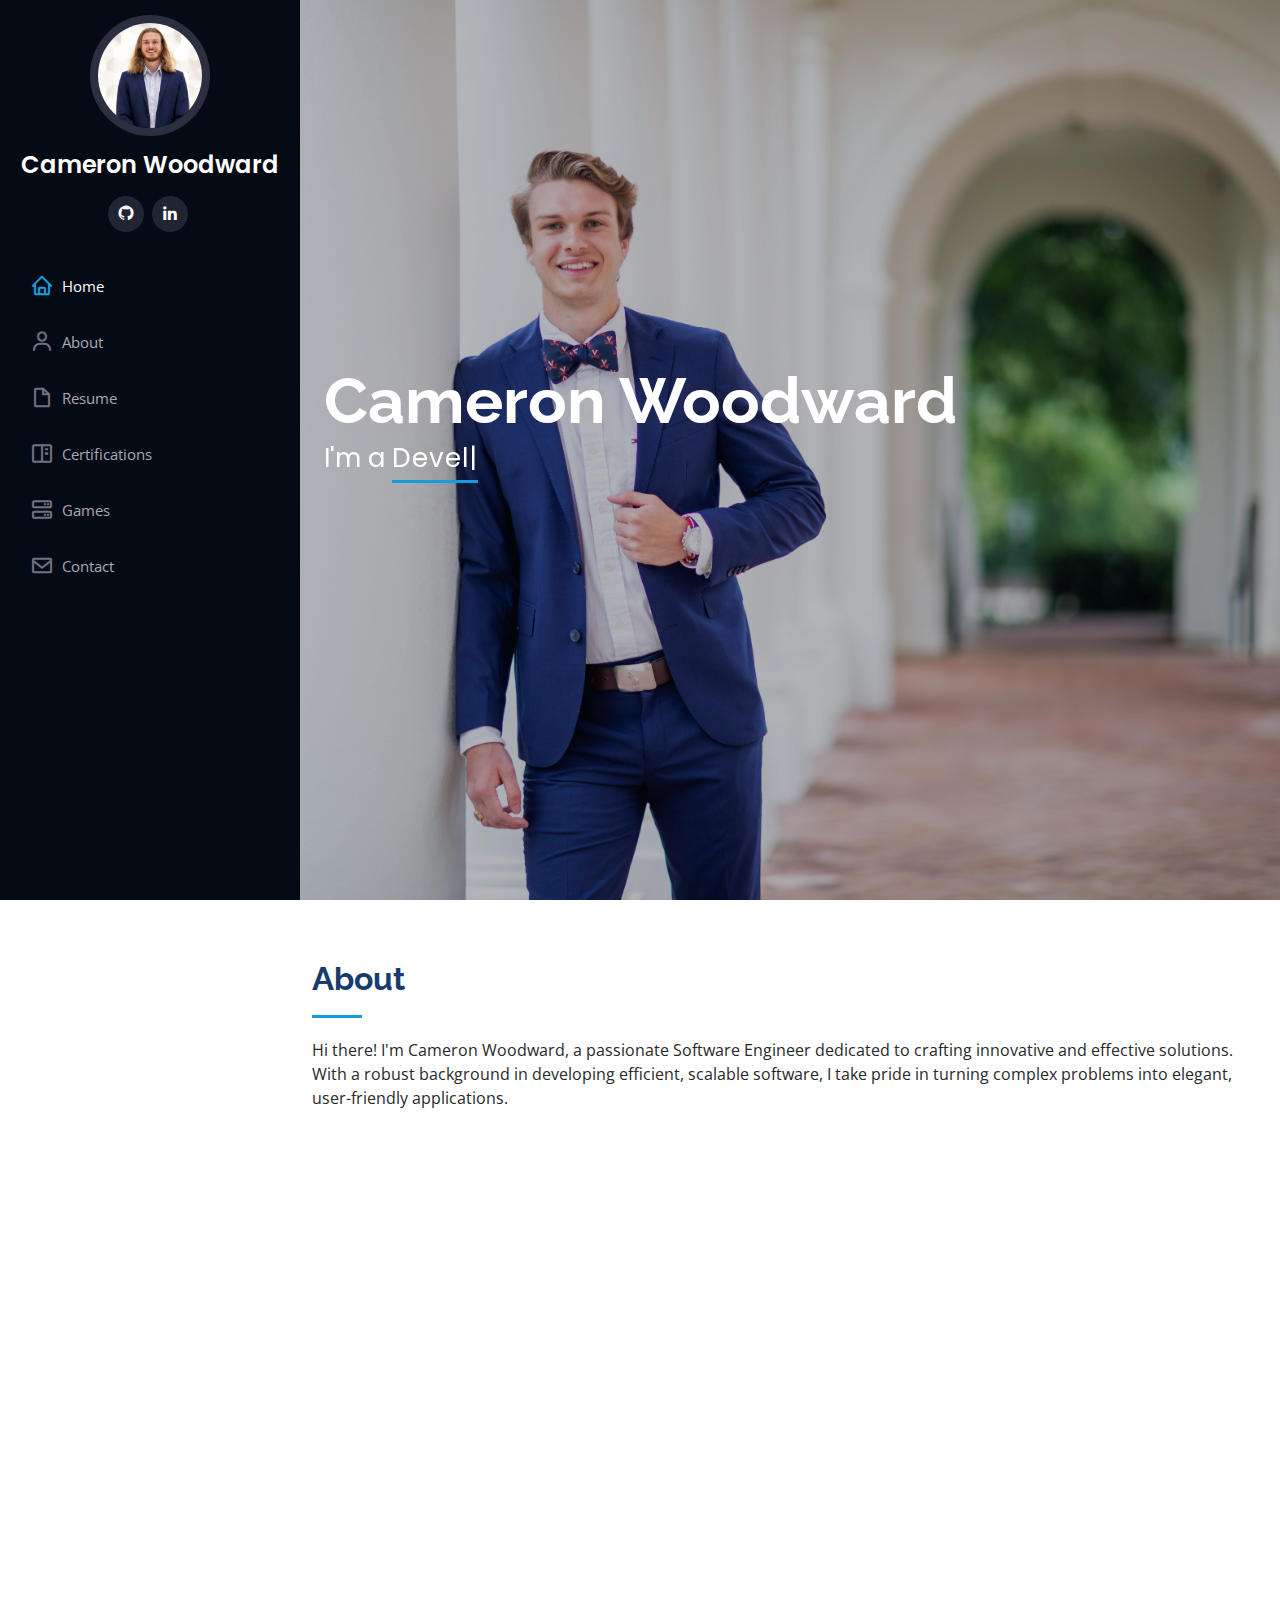
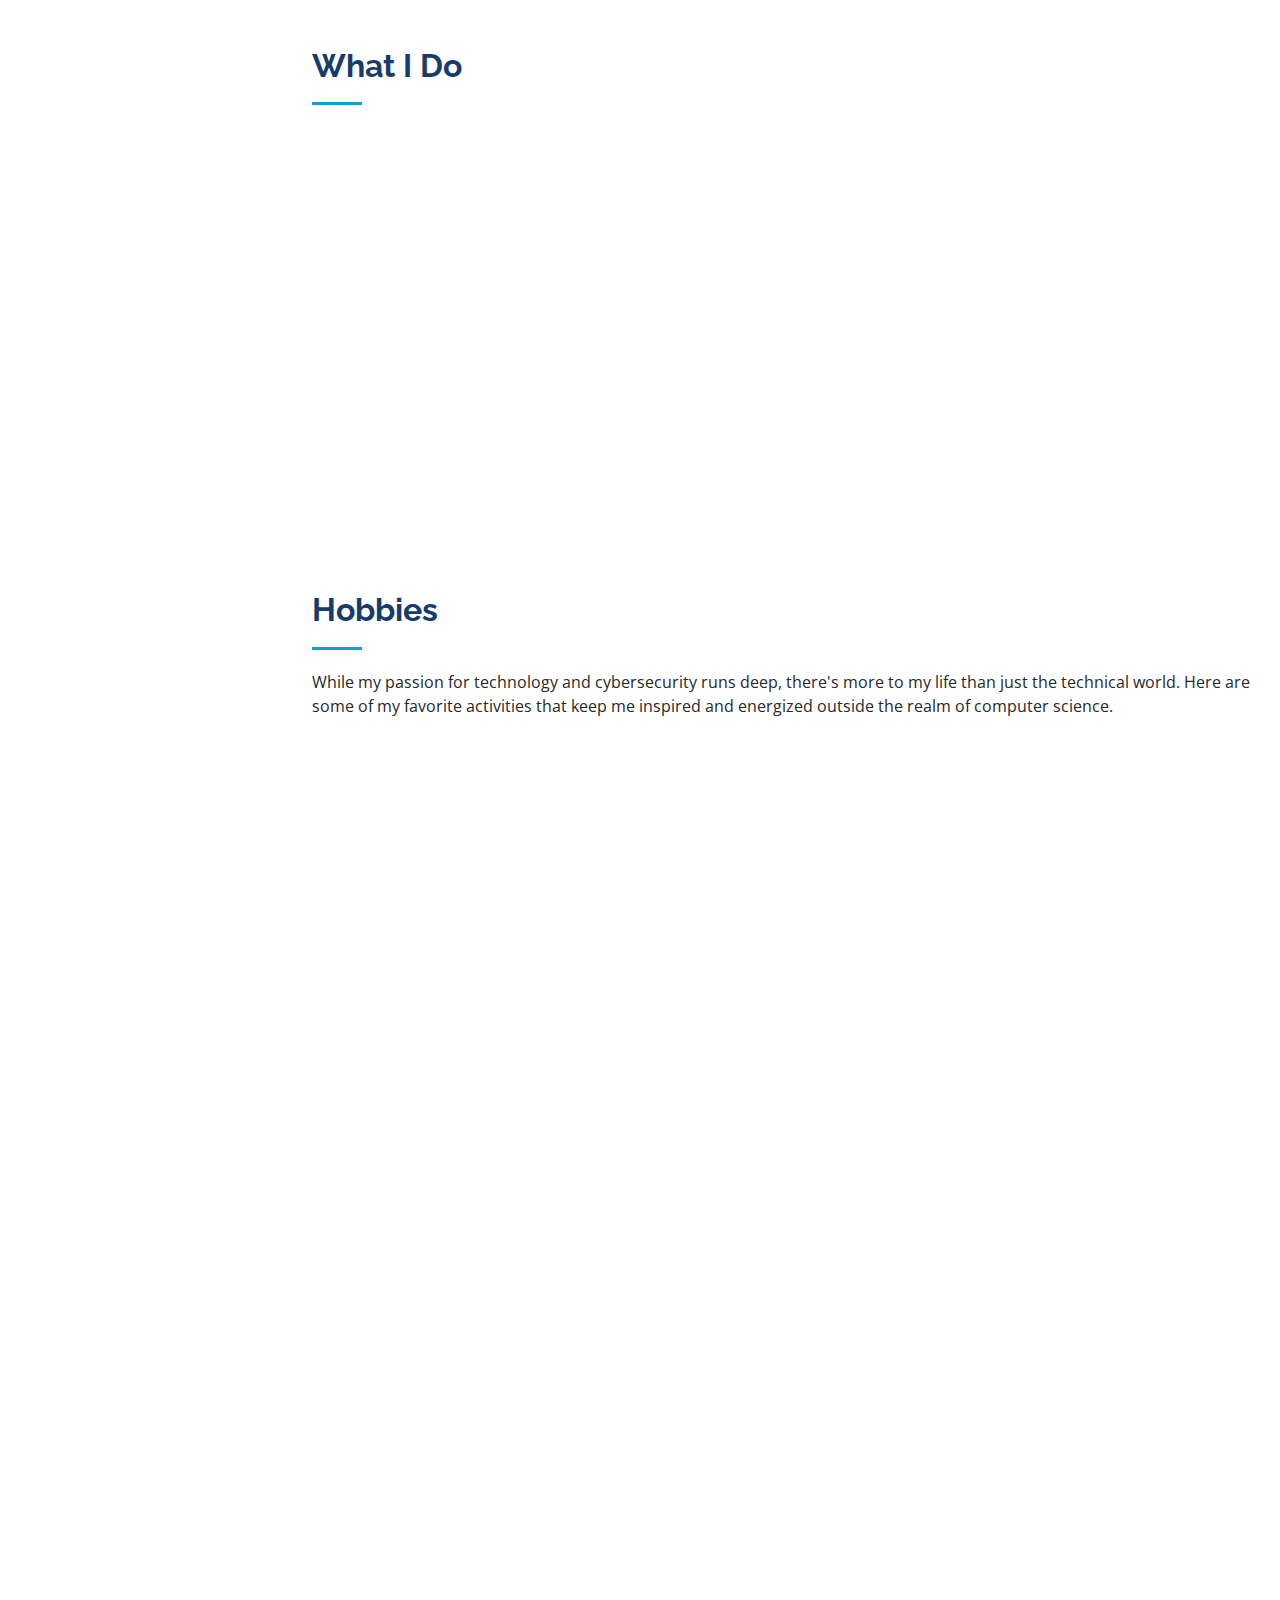
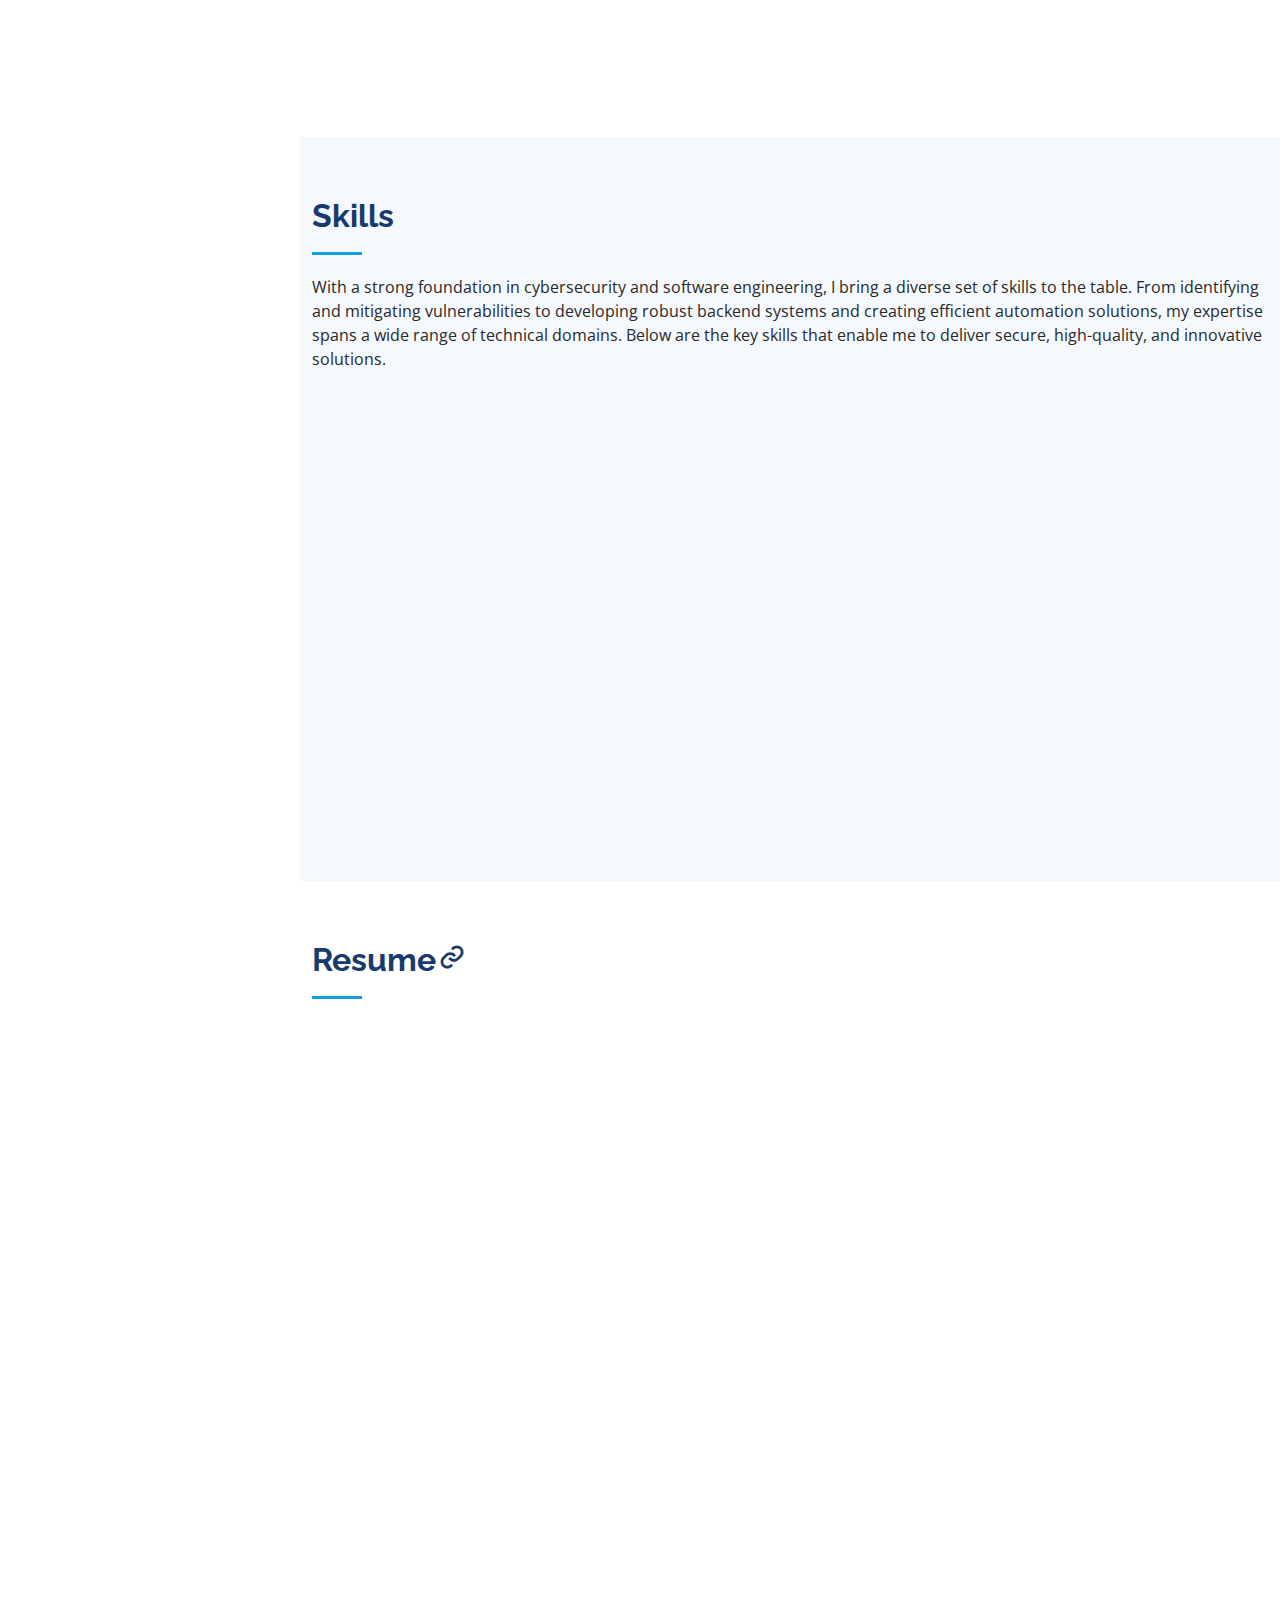
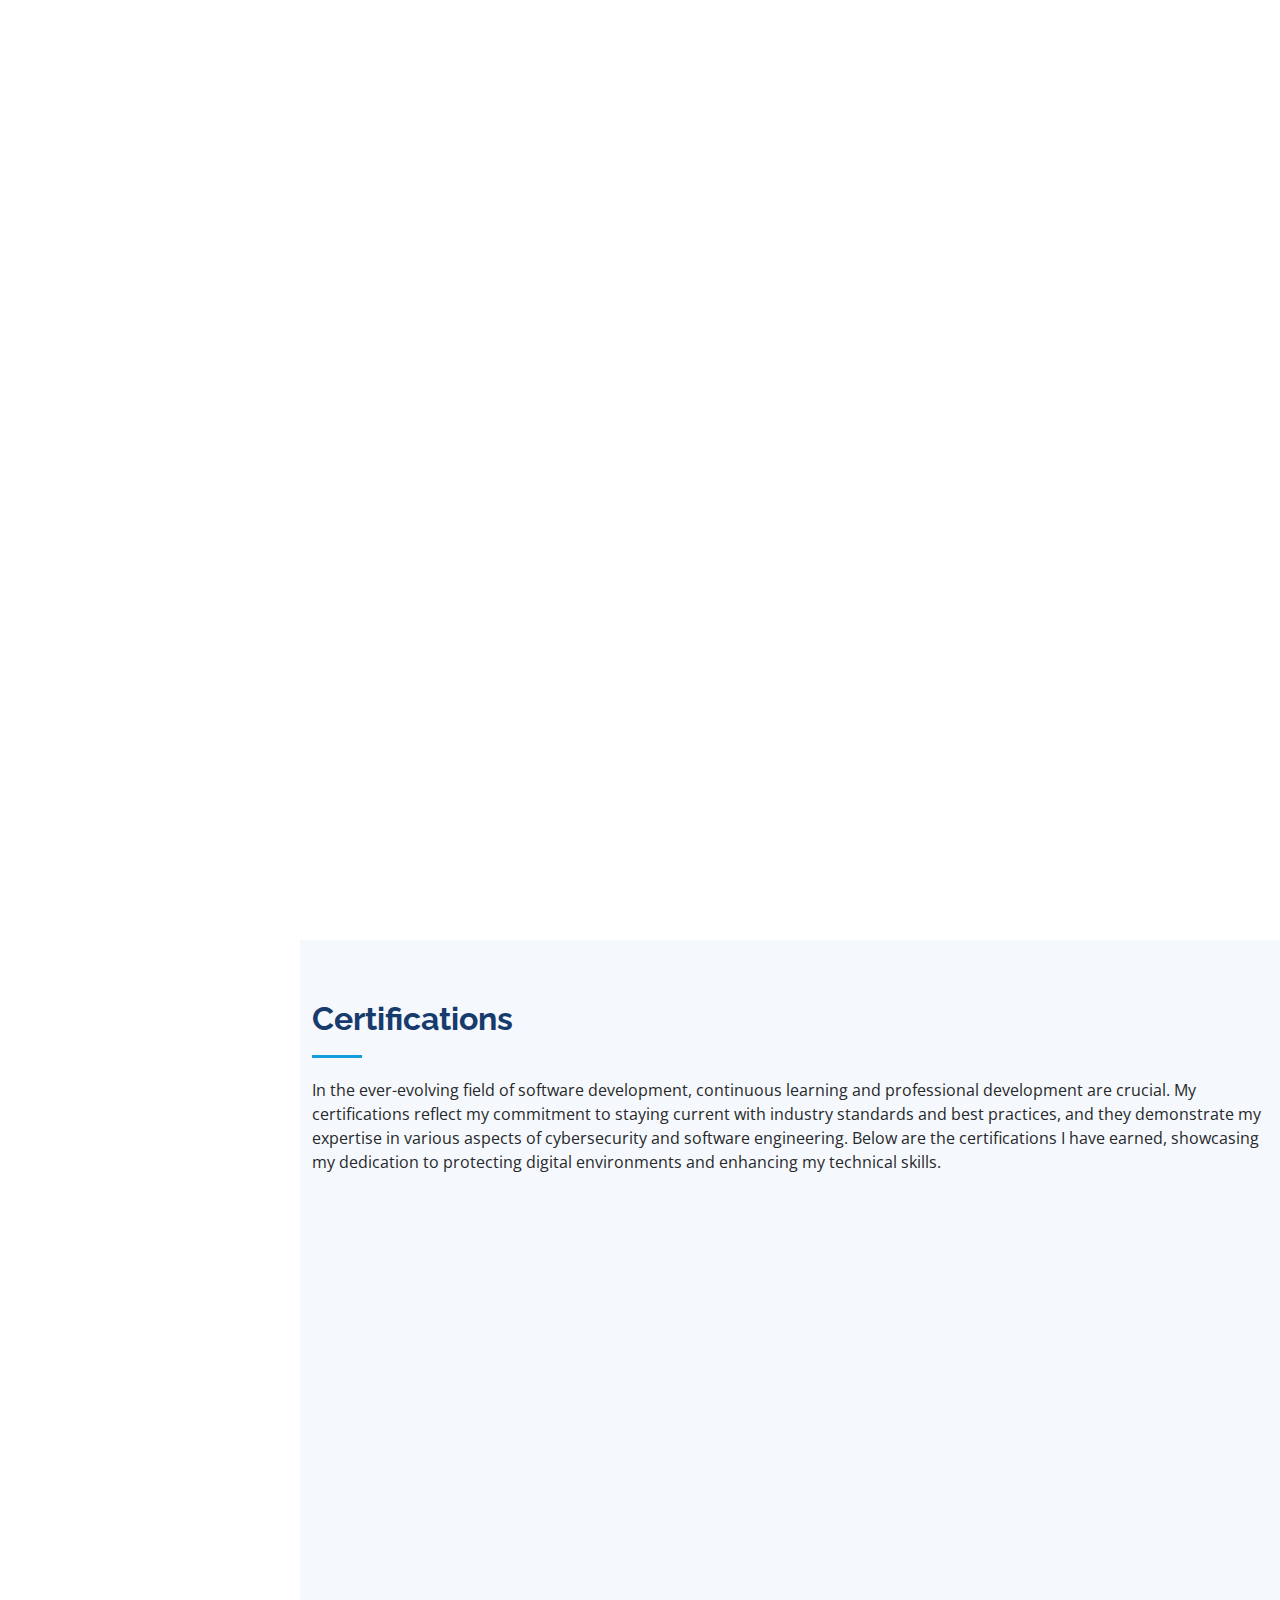
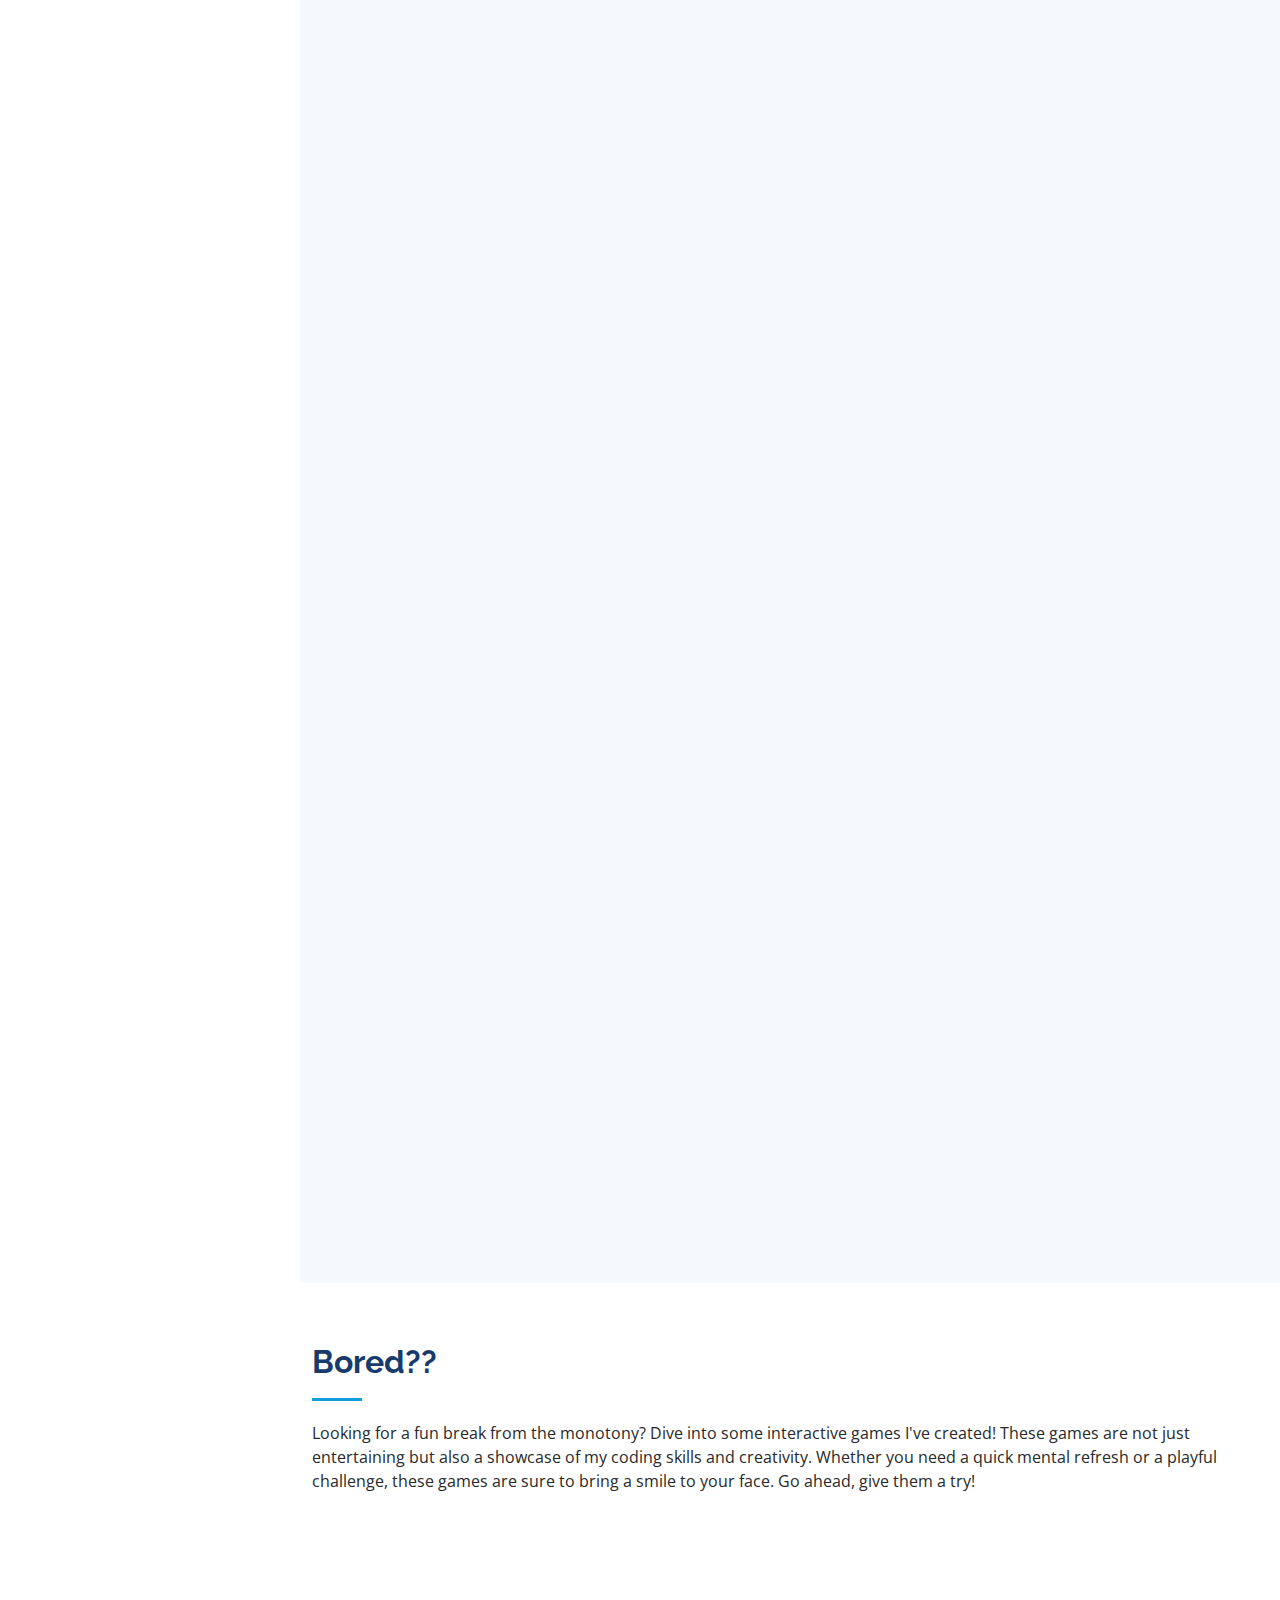
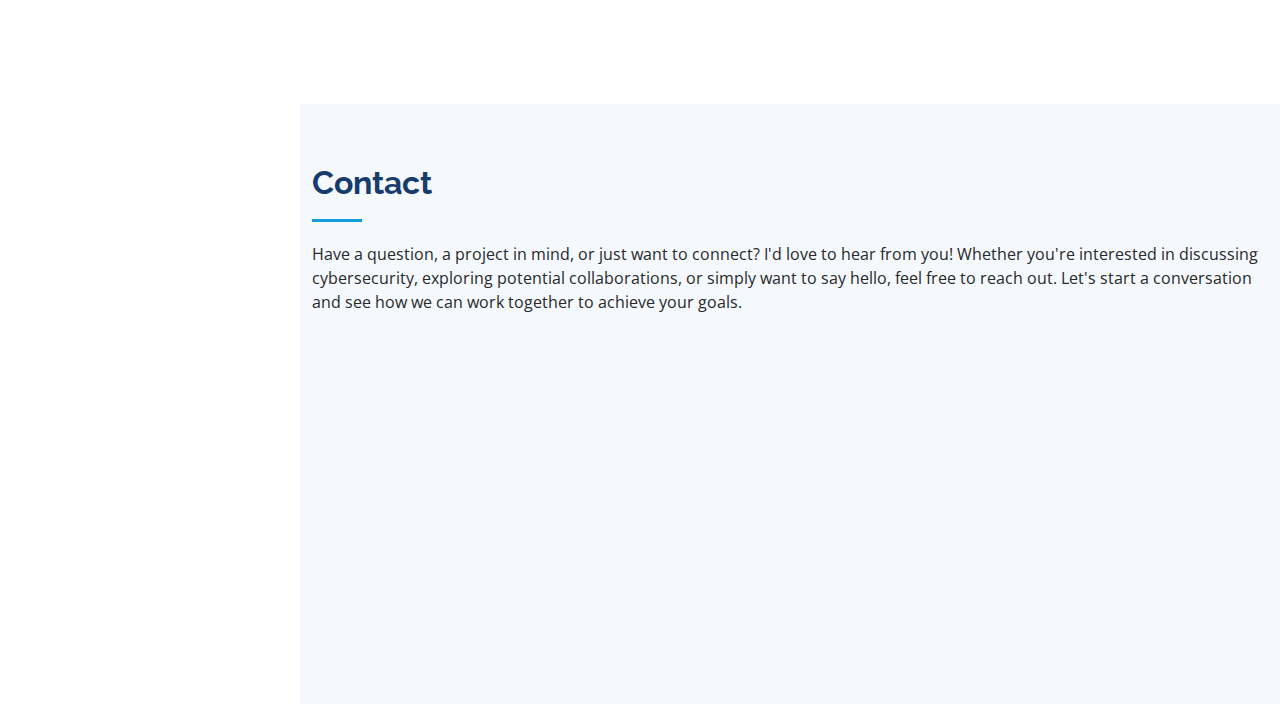
<file: index.html>
<!DOCTYPE html>
<html lang="en">

<head>
  <meta charset="utf-8">
  <meta content="width=device-width, initial-scale=1.0" name="viewport">

  <title>Cameron Woodward Portfolio</title>
  <meta content="" name="description">
  <meta content="" name="keywords">

  <!-- Favicons -->
  <link href="assets/img/favicon.jpg" rel="icon">
  <link href="assets/img/apple-touch-icon.png" rel="apple-touch-icon">

  <!-- Google Fonts -->
  <link
    href="https://fonts.googleapis.com/css?family=Open+Sans:300,300i,400,400i,600,600i,700,700i|Raleway:300,300i,400,400i,500,500i,600,600i,700,700i|Poppins:300,300i,400,400i,500,500i,600,600i,700,700i"
    rel="stylesheet">
  <link rel="stylesheet" href="https://cdnjs.cloudflare.com/ajax/libs/font-awesome/6.0.0-beta3/css/all.min.css">
  <!-- Vendor CSS Files -->
  <link href="assets/vendor/aos/aos.css" rel="stylesheet">
  <link href="assets/vendor/bootstrap/css/bootstrap.min.css" rel="stylesheet">
  <link href="assets/vendor/bootstrap-icons/bootstrap-icons.css" rel="stylesheet">
  <link href="assets/vendor/boxicons/css/boxicons.min.css" rel="stylesheet">
  <link href="assets/vendor/glightbox/css/glightbox.min.css" rel="stylesheet">
  <link href="assets/vendor/swiper/swiper-bundle.min.css" rel="stylesheet">

  <!-- Template Main CSS File -->
  <link href="assets/css/style.css" rel="stylesheet">

</head>

<body onload="getAge('1999-06-08')">

  <!-- ======= Mobile nav toggle button ======= -->
  <i class="bi bi-list mobile-nav-toggle d-xl-none"></i>

  <!-- ======= Header ======= -->
  <header id="header">
    <div class="d-flex flex-column">

      <div class="profile">
        <img src="assets/img/edit2.jpg" alt="" class="img-fluid rounded-circle">
        <h1 class="text-light"><a href="index.html">Cameron Woodward</a></h1>
        <div class="social-links mt-3 text-center">
          <a href="https://github.com/cnw2bx" class="github"><i class="bx bxl-github"></i></a>
          <a href="https://www.linkedin.com/in/woodwardcn/" class="linkedin"><i class="bx bxl-linkedin"></i></a>
        </div>
      </div>

      <nav id="navbar" class="nav-menu navbar">
        <ul>
          <li><a href="#hero" class="nav-link scrollto active"><i class="bx bx-home"></i> <span>Home</span></a></li>
          <li><a href="#about" class="nav-link scrollto"><i class="bx bx-user"></i> <span>About</span></a></li>
          <li><a href="#resume" class="nav-link scrollto"><i class="bx bx-file-blank"></i> <span>Resume</span></a></li>
          <li><a href="#portfolio" class="nav-link scrollto"><i class="bx bx-book-content"></i>
              <span>Certifications</span></a></li>
          <li><a href="#services" class="nav-link scrollto"><i class="bx bx-server"></i> <span>Games</span></a></li>
          <li><a href="#contact" class="nav-link scrollto"><i class="bx bx-envelope"></i> <span>Contact</span></a></li>
        </ul>
      </nav><!-- .nav-menu -->
    </div>
  </header><!-- End Header -->

  <!-- ======= Hero Section ======= -->
  <section id="hero" class="d-flex flex-column justify-content-center align-items-center">
    <div class="hero-container" data-aos="fade-in">
      <h1>Cameron Woodward</h1>
      <p>I'm a <span class="typed" data-typed-items="Developer, Freelancer, Security Specialist"></span></p>
    </div>
  </section><!-- End Hero -->

  <main id="main">

    <!-- ======= About Section ======= -->
    <section id="about" class="about">
      <div class="container">

        <div class="section-title">
          <h2>About</h2>
          <p> Hi there! I'm Cameron Woodward, a passionate Software Engineer dedicated to crafting innovative and
            effective solutions. With a robust background in developing efficient, scalable software, I take pride in
            turning complex problems into elegant, user-friendly applications.
          </p>
        </div>

        <div class="row">
          <div class="col-lg-4" data-aos="fade-right">
            <img src="assets/img/edit2.jpg" class="img-fluid" alt="">
          </div>

          <div class="col-lg-8 pt-4 pt-lg-0 content" data-aos="fade-left">
            <h3>My Journey</h3>
            <p>My journey into the world of technology began at the University of Virginia, where I earned my degree in
              Computer Science. It was here that I developed a deep interest in cybersecurity, driven by a desire to
              understand and mitigate the risks faced by modern digital infrastructures. Over the years, I've built a
              career focused on safeguarding systems and data, combining my technical skills with a proactive approach
              to
              security.</p>

            <h3>Software Developer &amp; Security Specialist.</h3>
            <p class="fst-italic">
              With a Computer Science degree and a specialization in Cyber Security alongside a
              Secret security clearance and years in the development and information technology space,
              I have a breadth of experience providing project and client assistance and am seasoned in
              developing, documenting, coding, modifying, testing and implementing business technology solutions.
            </p>
            <div class="row">
              <div class="col-lg-6">
                <ul>
                  <li><i class="bi bi-chevron-right"></i> <strong>Birthday:</strong> <span>8 June 1999</span></li>
                  <li><i class="bi bi-chevron-right"></i> <strong>Phone:</strong> <span>(540) 550-5418</span></li>
                  <li><i class="bi bi-chevron-right"></i> <strong>City:</strong> <span>McLean, VA</span></li>
                </ul>
              </div>
              <div class="col-lg-6">
                <ul>
                  <li><i class="bi bi-chevron-right"></i> <strong>Age:</strong> <span id="age-span"></span></li>
                  <li><i class="bi bi-chevron-right"></i> <strong>Degree:</strong> <span>Bachelor of Science</span></li>
                  <li><i class="bi bi-chevron-right"></i> <strong>Email:</strong>
                    <span>cameronwoodward0@gmail.com</span>
                  </li>
                </ul>
              </div>
            </div>
          </div>
        </div>

        <div class="section-title">
          <h2>What I Do</h2>
          <div class="content" data-aos="fade-right">
            <ul>
              <li><i class="bi bi-chevron-right"></i> <strong>Cybersecurity:</strong> <span>Specializing in
                  vulnerability scanning, threat analysis, and implementing security best practices to protect systems
                  from cyber threats.</span></li>
              <li><i class="bi bi-chevron-right"></i> <strong>Backend API Development:</strong> <span>Designing and
                  developing secure, efficient backend APIs that form the backbone of reliable applications.</span></li>
              <li><i class="bi bi-chevron-right"></i> <strong>Automation and Bot Creation: </strong> <span>Creating
                  automated solutions and bots to streamline processes, enhance productivity, and improve security
                  monitoring.</span></li>
              <li><i class="bi bi-chevron-right"></i> <strong>Software Engineering: </strong> <span>Leveraging my
                  programming expertise to build scalable, high-performance software solutions. </span></li>
              <li><i class="bi bi-chevron-right"></i> <strong>Continuous Improvement: </strong> <span>Committed to
                  staying current with the latest cybersecurity trends, technologies, and methodologies to deliver
                  cutting-edge solutions. </span></li>
            </ul>
            </p>
          </div>

        </div>
    </section><!-- End About Section -->

    <!-- ======= Facts Section ======= -->
    <section id="facts" class="facts">
      <div class="container">

        <div class="section-title">
          <h2>Hobbies</h2>
          <p>While my passion for technology and cybersecurity runs deep, there's more to my life than just the
            technical world. Here are some of my favorite activities that keep me inspired and energized outside the
            realm of computer science.</p>
        </div>

        <div class="row no-gutters">

          <div class="col-lg-3 col-md-6 d-md-flex align-items-md-stretch" data-aos="fade-up">
            <div class="count-box">
              <i class="fa fa-earth-americas"></i>
              <p><strong>Traveling</strong> </p>
              <p>I've explored 42 states and 15 countries, with no plans to stop anytime soon. Each journey fuels my
                curiosity and enriches my perspective, inspiring both my personal and professional life.</p>
            </div>
          </div>

          <div class="col-lg-3 col-md-6 d-md-flex align-items-md-stretch" data-aos="fade-up" data-aos-delay="100">
            <div class="count-box">
              <i class="fa fa-campground"></i>
              <p><strong>Camping</strong></p>
              <p>My passion for camping is a doorway to the simplicity of nature, providing moments of clarity and
                inspiration amidst the wilderness.</p>
            </div>
          </div>

          <div class="col-lg-3 col-md-6 d-md-flex align-items-md-stretch" data-aos="fade-up" data-aos-delay="200">
            <div class="count-box">
              <i class="fa fa-sailboat"></i>
              <p><strong>Kayaking</strong></p>
              <p>Kayaking holds a special place among my favorite outdoor activities, whether it's fishing, leisurely
                floating, or tackling exhilarating white water rapids.</p>
            </div>
          </div>

          <div class="col-lg-3 col-md-6 d-md-flex align-items-md-stretch" data-aos="fade-up" data-aos-delay="300">
            <div class="count-box">
              <i class="fa fa-cutlery"></i>
              <p><strong>Cooking</strong></p>
              <p>
                From a young age, my grandmother instilled in me the art of cooking, a skill that has remained with me
                throughout my life's journey.</p>
            </div>
          </div>

          <div class="col-lg-3 col-md-6 d-md-flex align-items-md-stretch" data-aos="fade-up" data-aos-delay="300">
            <div class="count-box">
              <i class="fa fa-person-snowboarding"></i>
              <p><strong>Snowboarding</strong></p>
              <p>As I progress in snowboarding, it transforms from a hobby to a passion. Whether I'm skillfully
                carving down slopes or face planting on moguls, I find renewal on the mountain both physically and
                mentally.</p>
            </div>
          </div>

          <div class="col-lg-3 col-md-6 d-md-flex align-items-md-stretch" data-aos="fade-up" data-aos-delay="300">
            <div class="count-box">
              <i class="fa fa-dumbbell"></i>
              <p><strong>Gym</strong></p>
              <p>The gym not just a routine for me; it's a journey of self-improvement. With every session, I embrace
                the challenge, sculpting both body and mind. The gym is my sanctuary, where I find solace and
                empowerment in pushing my limits and achieving my fitness goals.</p>
            </div>
          </div>

          <div class="col-lg-3 col-md-6 d-md-flex align-items-md-stretch" data-aos="fade-up" data-aos-delay="300">
            <div class="count-box">
              <i class="fa fa-table-tennis-paddle-ball"></i>
              <p><strong>Tennis</strong></p>
              <p>Tennis is a dynamic blend of skill and strategy. From the satisfying thwack of the ball to
                the intense rallies, each match fuels my love for the game. On the court, I find resilience, focus,
                camaraderie, discipline, personal growth, and a
                profound sense of achievement.</p>
            </div>
          </div>

          <div class="col-lg-3 col-md-6 d-md-flex align-items-md-stretch" data-aos="fade-up" data-aos-delay="300">
            <div class="count-box">
              <i class="fa fa-gamepad"></i>
              <p><strong>Video Games</strong></p>
              <p>Gaming is a world of creativity, strategy, and community. Each session is a journey of skill and
                connection, teaching me teamwork, adaptability, and perseverance, shaping both my personal and
                professional life.</p>
            </div>
          </div>

        </div>

      </div>
    </section><!-- End Facts Section -->

    <!-- ======= Skills Section ======= -->
    <section id="skills" class="skills section-bg">
      <div class="container">

        <div class="section-title">
          <h2>Skills</h2>
          <p>With a strong foundation in cybersecurity and software engineering, I bring a diverse set of skills to the
            table. From identifying and mitigating vulnerabilities to developing robust backend systems and creating
            efficient automation solutions, my expertise spans a wide range of technical domains. Below are the key
            skills that enable me to deliver secure, high-quality, and innovative solutions.</p>
        </div>

        <div class="row skills-content">

          <div class="col-lg-6" data-aos="fade-up">

            <div class="progress">
              <span class="skill">Python <i class="val">100%</i></span>
              <div class="progress-bar-wrap">
                <div class="progress-bar" role="progressbar" aria-valuenow="100" aria-valuemin="0" aria-valuemax="100">
                </div>
              </div>
            </div>

            <div class="progress">
              <span class="skill">C++ <i class="val">80%</i></span>
              <div class="progress-bar-wrap">
                <div class="progress-bar" role="progressbar" aria-valuenow="80" aria-valuemin="0" aria-valuemax="100">
                </div>
              </div>
            </div>

            <div class="progress">
              <span class="skill">Java <i class="val">70%</i></span>
              <div class="progress-bar-wrap">
                <div class="progress-bar" role="progressbar" aria-valuenow="70" aria-valuemin="0" aria-valuemax="100">
                </div>
              </div>
            </div>

            <div class="progress">
              <span class="skill">Go <i class="val">60%</i></span>
              <div class="progress-bar-wrap">
                <div class="progress-bar" role="progressbar" aria-valuenow="60" aria-valuemin="0" aria-valuemax="100">
                </div>
              </div>
            </div>

            <div class="progress">
              <span class="skill">Bash <i class="val">80%</i></span>
              <div class="progress-bar-wrap">
                <div class="progress-bar" role="progressbar" aria-valuenow="80" aria-valuemin="0" aria-valuemax="100">
                </div>
              </div>
            </div>

            <div class="progress">
              <span class="skill">C# <i class="val">60%</i></span>
              <div class="progress-bar-wrap">
                <div class="progress-bar" role="progressbar" aria-valuenow="60" aria-valuemin="0" aria-valuemax="100">
                </div>
              </div>
            </div>

            <div class="progress">
              <span class="skill">Docker <i class="val">75%</i></span>
              <div class="progress-bar-wrap">
                <div class="progress-bar" role="progressbar" aria-valuenow="75" aria-valuemin="0" aria-valuemax="100">
                </div>
              </div>
            </div>

          </div>

          <div class="col-lg-6" data-aos="fade-up" data-aos-delay="100">

            <div class="progress">
              <span class="skill">GitHub <i class="val">85%</i></span>
              <div class="progress-bar-wrap">
                <div class="progress-bar" role="progressbar" aria-valuenow="85" aria-valuemin="0" aria-valuemax="100">
                </div>
              </div>
            </div>

            <div class="progress">
              <span class="skill">Linux <i class="val">80%</i></span>
              <div class="progress-bar-wrap">
                <div class="progress-bar" role="progressbar" aria-valuenow="80" aria-valuemin="0" aria-valuemax="100">
                </div>
              </div>
            </div>

            <div class="progress">
              <span class="skill">Networks <i class="val">70%</i></span>
              <div class="progress-bar-wrap">
                <div class="progress-bar" role="progressbar" aria-valuenow="70" aria-valuemin="0" aria-valuemax="100">
                </div>
              </div>
            </div>

            <div class="progress">
              <span class="skill">Django <i class="val">75%</i></span>
              <div class="progress-bar-wrap">
                <div class="progress-bar" role="progressbar" aria-valuenow="75" aria-valuemin="0" aria-valuemax="100">
                </div>
              </div>
            </div>

            <div class="progress">
              <span class="skill">AWS <i class="val">75%</i></span>
              <div class="progress-bar-wrap">
                <div class="progress-bar" role="progressbar" aria-valuenow="75" aria-valuemin="0" aria-valuemax="100">
                </div>
              </div>
            </div>

            <div class="progress">
              <span class="skill">Qualys <i class="val">70%</i></span>
              <div class="progress-bar-wrap">
                <div class="progress-bar" role="progressbar" aria-valuenow="70" aria-valuemin="0" aria-valuemax="100">
                </div>
              </div>
            </div>

            <div class="progress">
              <span class="skill">AquaSec <i class="val">65%</i></span>
              <div class="progress-bar-wrap">
                <div class="progress-bar" role="progressbar" aria-valuenow="65" aria-valuemin="0" aria-valuemax="100">
                </div>
              </div>
            </div>

          </div>

        </div>

      </div>
    </section><!-- End Skills Section -->

    <!-- ======= Resume Section ======= -->
    <section id="resume" class="resume">
      <div class="container">

        <div class="section-title">
          <h2><a href="./assets/img/resume_2024_may_updated_pic.pdf" target="_blank">Resume<i class="bx bx-link"></i></a></h2>
        </div>

        <div class="row">
          <div class="col-lg-6" data-aos="fade-up">
            <h3 class="resume-title">Summary</h3>
            <div class="resume-item pb-0">
              <h4>Cameron Woodward</h4>
              <p><em>Charismatic software developer with a background in cybersecurity and automation,
                  adept at implementing and enhancing robust applications and security measures.
                  Experienced with collaborating in cross-functional environments to deliver high-quality
                  solutions and seamless integrations. Regarded as an insatiable learner, always striving to
                  acquire new skills. Seeking challenging work on the frontier of technology.
              </p></em></p>
            </div>

            <h3 class="resume-title">Professional Experience</h3>
            <div class="resume-item">
              <h4>Senior Associate Software Engineer</h4>
              <h5>Aug 2022 - Present</h5>
              <p><em>Capital One, McLean, VA </em></p>
              <p>Develop and employ myriad technical skills in two distinct rotational experiences, managing
                vulnerabilities to strengthen security posture and adding features to enhance platform capabilities</p>
              <ul>
                <li>Automate AWS infrastructure and vulnerability scanning via Qualys and AquaSec</li>
                <li>Create MasterCard APIs using GoLang to increase virtual card creation resiliency</li>
                <li>Implement lambda functions to gather metrics from 100k EC2s during scale/stress test</li>
                <li>Migrate registry scanning infrastructure to production using Kubernetes and Fargate</li>
                <li>Code and maintain Bash scripts embedded as cron jobs in company-wide AMIs</li>
                <li>Identify and remediate enterprise-wide vulnerabilities to augment security</li>
                <li>Build dashboards in Splunk and New Relic to monitor container health and performance</li>
                <li>Lead stand-up, retro, and refinement meetings as a SAFe certified scrum master</li>
              </ul>
            </div>
            <div class="resume-item">
              <h4>Software Developer</h4>
              <h5>Aug 2021 - Aug 2022</h5>
              <p><em>CGI Federal, Fairfax, VA </em></p>
              <ul>
                <li>Designed application UI, utilizing Power BI to create data visualization models</li>
                <li>Automated infrastructure creation with Puppet Bolt to efficiently deploy applications</li>
                <li>Remediated issues through incident analysis, script development and upgrade support</li>
                <li>Collaborated using GitHub and Confluence, managing tickets and sharing documentation</li>
              </ul>
            </div>

          </div>
          <div class="col-lg-6" data-aos="fade-up" data-aos-delay="100">
            <h3 class="resume-title">Professional Experience</h3>
            <div class="resume-item">
              <h4>Software Developer Intern</h4>
              <h5>Jan 2021 - May 2021</h5>
              <p><em>Bluestone Analytics, Charlottesville, VA</em></p>
              <ul>
                <li>Employed Scrapy Python library to collect evidence from dark web sites in order to find and
                  persecute cyber criminals</li>
                <li>Generated fake browsers with Selenium to systematize captcha breaking</li>
                <li>Bypassed CloudFlare security using JavaScript fetch to get HTML to scrape</li>
                <li>Integrated AWS S3 buckets with Kibana to easily search and analyze scraped data</li>
                <li>Leveraged PGPy Python library to parse PGP keys and map them to threat actors</li>
                <li>Used GitHub and Jira to develop collaboratively and synchronously</li>
              </ul>
            </div>
            <div class="resume-item">
              <h4>Software Developer Intern</h4>
              <h5>May 2020 - May 2021</h5>
              <p><em>KnowYourVote, Charlottesville, VA</em></p>
              <ul>
                <li>Created a Python script to scrape data from 1500+ political candidate websites</li>
                <li>Use Heroku scheduler and Tweet Scraper API to retrieve and import thousands of tweets</li>
                <li>Restructure website back-end by adding and manipulating models in Django</li>
                <li>Develop a quiz capable of matching users to candidates with similar ideologies</li>
                <li>Categorized scraped tweets in order to create a training set for Machine Learning algorithm</li>
              </ul>
            </div>
            <h3 class="resume-title">Education</h3>
            <div class="resume-item">
              <h4>Bachelor of Science in Computer Science</h4>
              <h5>2017 - 2021</h5>
              <p><em>University of Virginia, Charlottesville, VA</em></p>
              <ul>
                <li>Webmaster of the Cyber and Network Security club</li>
                <li>Obtained a focal path in cyber security</li>
                <li>Got a minor in business</li>
                <li>Performed research with the CE/EE departments</li>
                <li>Graduated with high honors with a GPA of 3.7</li>
                <li>Wrote a published thesis<a href="https://libraetd.lib.virginia.edu/public_view/fx719n21d"><i
                      class="bx bx-link"></i></a></li>
              </ul>
            </div>
          </div>
        </div>

      </div>
    </section><!-- End Resume Section -->

    <!-- ======= Portfolio Section ======= -->
    <section id="portfolio" class="portfolio section-bg">
      <div class="container">

        <div class="section-title">
          <h2>Certifications</h2>
          <p>In the ever-evolving field of software development, continuous learning and professional development are
            crucial.
            My certifications reflect my commitment to staying current with industry standards and best practices, and
            they demonstrate my expertise in various aspects of cybersecurity and software engineering. Below are the
            certifications I have earned, showcasing my dedication to protecting digital environments and enhancing my
            technical skills.</p>
        </div>

        <div class="row" data-aos="fade-up">
          <div class="col-lg-12 d-flex justify-content-center">
            <ul id="portfolio-flters">
              <li data-filter="*" class="filter-active">All</li>
              <li data-filter=".filter-uva">UVA</li>
              <li data-filter=".filter-aws">AWS</li>
              <li data-filter=".filter-safe">SAFe</li>
              <li data-filter=".filter-coursera">Coursera</li>
            </ul>
          </div>
        </div>

        <div class="row portfolio-container" data-aos="fade-up" data-aos-delay="100">

          <div class="col-lg-4 col-md-6 portfolio-item filter-uva">
            <div class="portfolio-wrap">
              <img src="assets/img/certs/diploma.JPG" class="img-fluid" alt="">
              <div class="portfolio-links">
                <a href="assets/img/certs/diploma.JPG" data-gallery="portfolioGallery" class="portfolio-lightbox"><i
                    class="bx bx-plus"></i></a>
              </div>
            </div>
          </div>

          <div class="col-lg-4 col-md-6 portfolio-item filter-uva">
            <div class="portfolio-wrap">
              <img src="assets/img/certs/cyber_focal.JPG" class="img-fluid" alt="">
              <div class="portfolio-links">
                <a href="assets/img/certs/cyber_focal.JPG" data-gallery="portfolioGallery" class="portfolio-lightbox"><i
                    class="bx bx-plus"></i></a>
              </div>
            </div>
          </div>

          <div class="col-lg-4 col-md-6 portfolio-item filter-aws">
            <div class="portfolio-wrap">
              <img src="assets/img/certs/AWS_SAA_cert.jpg" class="img-fluid" alt="">
              <div class="portfolio-links">
                <a href="assets/img/certs/AWS_SAA_cert.jpg" data-gallery="portfolioGallery"
                  class="portfolio-lightbox"><i class="bx bx-plus"></i></a>
              </div>
            </div>
          </div>

          <div class="col-lg-4 col-md-6 portfolio-item filter-safe">
            <div class="portfolio-wrap">
              <img src="assets/img/certs/SAFeSSM.JPG" class="img-fluid" alt="">
              <div class="portfolio-links">
                <a href="assets/img/certs/SAFeSSM.JPG" data-gallery="portfolioGallery" class="portfolio-lightbox"><i
                    class="bx bx-plus"></i></a>
              </div>
            </div>
          </div>

          <div class="col-lg-4 col-md-6 portfolio-item filter-coursera">
            <div class="portfolio-wrap">
              <img src="assets/img/certs/cyber_attack_countermeasures.JPG" class="img-fluid" alt="">
              <div class="portfolio-links">
                <a href="assets/img/certs/cyber_attack_countermeasures.JPG" data-gallery="portfolioGallery"
                  class="portfolio-lightbox"><i class="bx bx-plus"></i></a>
              </div>
            </div>
          </div>

          <div class="col-lg-4 col-md-6 portfolio-item filter-coursera">
            <div class="portfolio-wrap">
              <img src="assets/img/certs/cyberThreat_detection_and_mitigation.JPG" class="img-fluid" alt="">
              <div class="portfolio-links">
                <a href="assets/img/certs/cyberThreat_detection_and_mitigation.JPG" data-gallery="portfolioGallery"
                  class="portfolio-lightbox"><i class="bx bx-plus"></i></a>
              </div>
            </div>
          </div>

          <div class="col-lg-4 col-md-6 portfolio-item filter-coursera">
            <div class="portfolio-wrap">
              <img src="assets/img/certs/infrastructure_security.JPG" class="img-fluid" alt="">
              <div class="portfolio-links">
                <a href="assets/img/certs/infrastructure_security.JPG" data-gallery="portfolioGallery"
                  class="portfolio-lightbox"><i class="bx bx-plus"></i></a>
              </div>
            </div>
          </div>

          <div class="col-lg-4 col-md-6 portfolio-item filter-coursera">
            <div class="portfolio-wrap">
              <img src="assets/img/certs/interacting_with_OS.JPG" class="img-fluid" alt="">
              <div class="portfolio-links">
                <a href="assets/img/certs/interacting_with_OS.JPG" data-gallery="portfolioGallery"
                  class="portfolio-lightbox"><i class="bx bx-plus"></i></a>
              </div>
            </div>
          </div>

          <div class="col-lg-4 col-md-6 portfolio-item filter-coursera">
            <div class="portfolio-wrap">
              <img src="assets/img/certs/intro_to_git.JPG" class="img-fluid" alt="">
              <div class="portfolio-links">
                <a href="assets/img/certs/intro_to_git.JPG" data-gallery="portfolioGallery"
                  class="portfolio-lightbox"><i class="bx bx-plus"></i></a>
              </div>
            </div>
          </div>

          <div class="col-lg-4 col-md-6 portfolio-item filter-coursera">
            <div class="portfolio-wrap">
              <img src="assets/img/certs/Intro_to_cyber_attacks.JPG" class="img-fluid" alt="">
              <div class="portfolio-links">
                <a href="assets/img/certs/Intro_to_cyber_attacks.JPG" data-gallery="portfolioGallery"
                  class="portfolio-lightbox"><i class="bx bx-plus"></i></a>
              </div>
            </div>
          </div>

          <div class="col-lg-4 col-md-6 portfolio-item filter-coursera">
            <div class="portfolio-wrap">
              <img src="assets/img/certs/penetration_testing.JPG" class="img-fluid" alt="">
              <div class="portfolio-links">
                <a href="assets/img/certs/penetration_testing.JPG" data-gallery="portfolioGallery"
                  class="portfolio-lightbox"><i class="bx bx-plus"></i></a>
              </div>
            </div>
          </div>

          <div class="col-lg-4 col-md-6 portfolio-item filter-coursera">
            <div class="portfolio-wrap">
              <img src="assets/img/certs/python_crashcourse.JPG" class="img-fluid" alt="">
              <div class="portfolio-links">
                <a href="assets/img/certs/python_crashcourse.JPG" data-gallery="portfolioGallery"
                  class="portfolio-lightbox"><i class="bx bx-plus"></i></a>
              </div>
            </div>
          </div>

          <div class="col-lg-4 col-md-6 portfolio-item filter-coursera">
            <div class="portfolio-wrap">
              <img src="assets/img/certs/penetration-testing-incident-response-and-forensics.png" class="img-fluid"
                alt="">
              <div class="portfolio-links">
                <a href="assets/img/certs/penetration-testing-incident-response-and-forensics.png"
                  data-gallery="portfolioGallery" class="portfolio-lightbox"><i class="bx bx-plus"></i></a>
              </div>
            </div>
          </div>

          <div class="col-lg-4 col-md-6 portfolio-item filter-coursera">
            <div class="portfolio-wrap">
              <img src="assets/img/certs/GO_cert.png" class="img-fluid" alt="">
              <div class="portfolio-links">
                <a href="assets/img/certs/GO_cert.png" data-gallery="portfolioGallery" class="portfolio-lightbox"><i
                    class="bx bx-plus"></i></a>
              </div>
            </div>
          </div>

        </div>

      </div>
    </section><!-- End Portfolio Section -->

    <!-- ======= Services Section ======= -->
    <section id="services" class="services">
      <div class="container">

        <div class="section-title">
          <h2>Bored??</h2>
          <p>Looking for a fun break from the monotony? Dive into some interactive games I've created! These
            games are not just entertaining but also a showcase of my coding skills and creativity. Whether you need a
            quick mental refresh or a playful challenge, these games are sure to bring a smile to your face. Go ahead,
            give them a try!</p>
        </div>

        <div class="row">
          <div class="col-lg-4 col-md-6 icon-box" data-aos="fade-up">
            <div class="icon"><a href="./tower.html"><i class="fa fa-cube"></i></a></div>
            <h4 class="title"><a href="./tower.html">Tower stack game</a></h4>
            <p class="description">Try to stack the blocks as high as you can!</p>
          </div>
          <div class="col-lg-4 col-md-6 icon-box" data-aos="fade-up" data-aos-delay="100">
            <div class="icon"><a href="./dino.html"><i class="bi bi-arrow-up"></i></a></div>
            <h4 class="title"><a href="./dino.html">Dino Jumper</a></h4>
            <p class="description">Don't run into the obstacles!</p>
          </div>
          <div class="col-lg-4 col-md-6 icon-box" data-aos="fade-up" data-aos-delay="200">
            <div class="icon"><a href="./snake.html"><i class="fa-brands fa-linode"></i></a></div>
            <h4 class="title"><a href="./snake.html">Snake</a></h4>
            <p class="description">Don't eat yourself!!</p>
          </div>
        </div>

      </div>
    </section><!-- End Services Section -->



    <!-- ======= Contact Section ======= -->
    <section id="contact" class="contact">
      <div class="container">

        <div class="section-title">
          <h2>Contact</h2>
          <p>Have a question, a project in mind, or just want to connect? I'd love to hear from you! Whether you're
            interested in discussing cybersecurity, exploring potential collaborations, or simply want to say hello,
            feel free to reach out. Let's start a conversation and see how we can work together to achieve your goals.
          </p>
        </div>

        <div class="row" data-aos="fade-in">

          <div class="col-lg-5 d-flex align-items-stretch">
            <div class="info">
              <div class="email">
                <i class="bi bi-envelope"></i>
                <h4>Email:</h4>
                <p>cameronwoodward0@gmail.com</p>
              </div>

              <div class="phone">
                <i class="bi bi-phone"></i>
                <h4>Call:</h4>
                <p>+1 (540) 550-5418</p>
              </div>

            </div>

          </div>

        </div>

      </div>
    </section><!-- End Contact Section -->

  </main><!-- End #main -->



  <a href="#" class="back-to-top d-flex align-items-center justify-content-center"><i
      class="bi bi-arrow-up-short"></i></a>

  <!-- Vendor JS Files -->
  <script src="assets/vendor/aos/aos.js"></script>
  <script src="assets/vendor/bootstrap/js/bootstrap.bundle.min.js"></script>
  <script src="assets/vendor/glightbox/js/glightbox.min.js"></script>
  <script src="assets/vendor/isotope-layout/isotope.pkgd.min.js"></script>
  <!-- <script src="assets/vendor/php-email-form/validate.js"></script> -->
  <script src="assets/vendor/purecounter/purecounter.js"></script>
  <script src="assets/vendor/swiper/swiper-bundle.min.js"></script>
  <script src="assets/vendor/typed.js/typed.min.js"></script>
  <script src="assets/vendor/waypoints/noframework.waypoints.js"></script>

  <!-- Template Main JS File -->
  <script src="assets/js/main.js"></script>
  <script src="assets/js/calculateAge.js"></script>

</body>

</html>
</file>
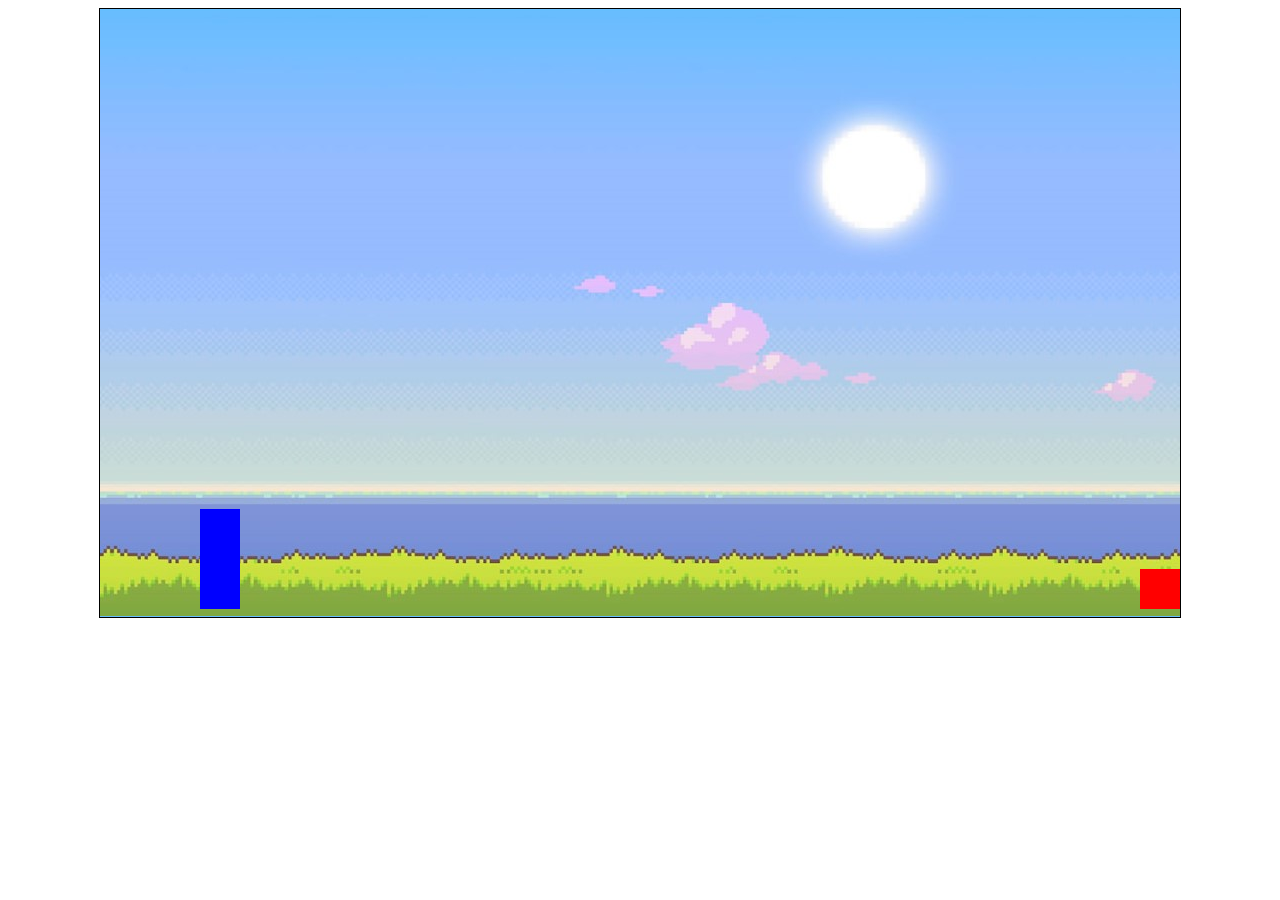
<file: dino.html>
<!DOCTYPE html>
<html lang="en">
  <head>
    <meta charset="UTF-8" />
    <meta name="viewport" content="width=device-width, initial-scale=1.0" />
    <title>Dino Jumper</title>
    <link href="assets/img/favicon.jpg" rel="icon">
    <link rel="stylesheet" href="./assets/css/dino_style.css" />
  </head>
  <body>
    <div class="game">
      <div id="dino"></div>
      <div id="cactus"></div>
    </div>
    <script src="./assets/js/dino.js"></script>
  </body>
</html>
</file>
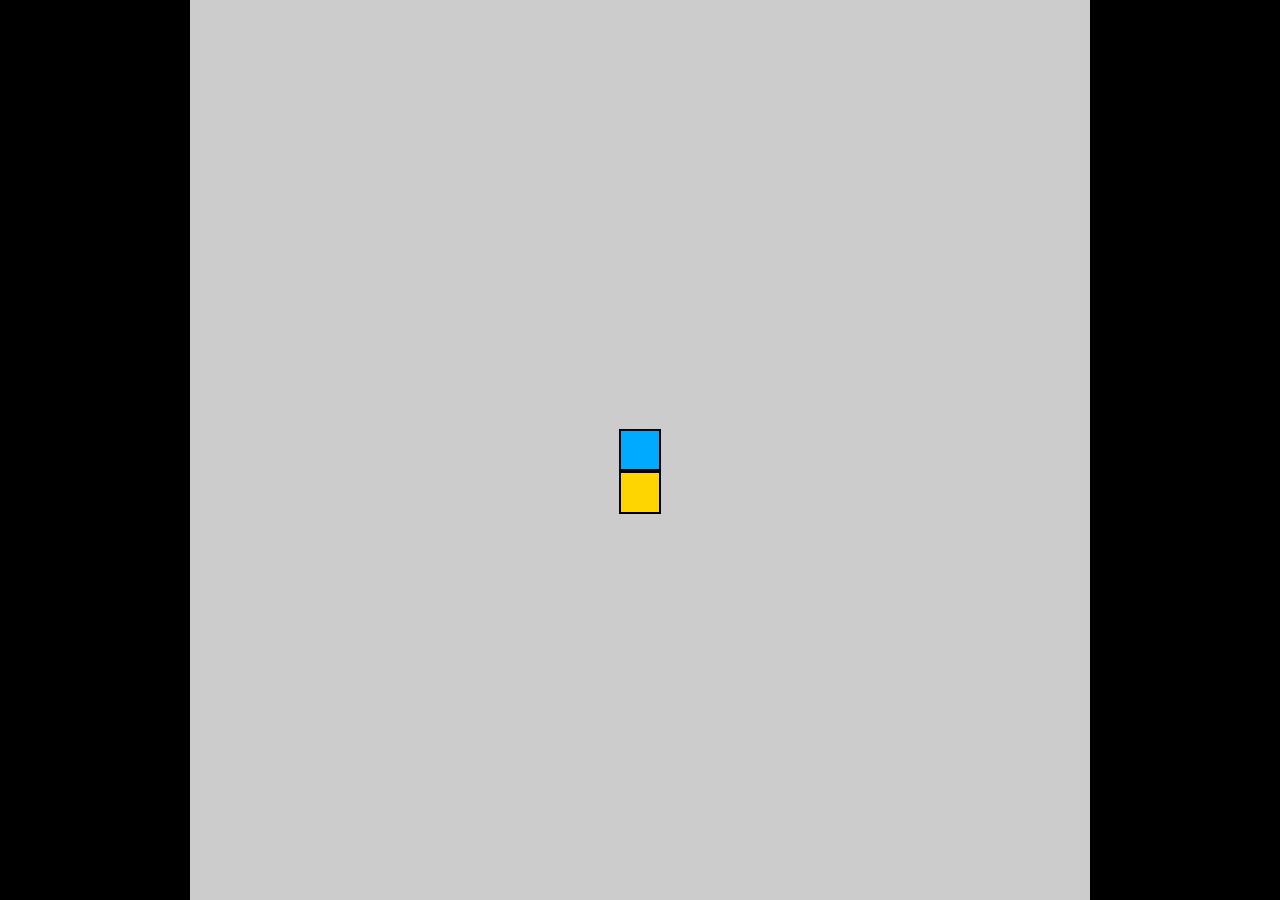
<file: snake.html>
<!DOCTYPE html>
<html lang="en">
  <head>
    <meta charset="UTF-8" />
    <meta name="viewport" content="width=device-width, initial-scale=1.0" />
    <title>Snake Game</title>
    <meta http-equiv="X-UA-Compatible" content="ie=edge">
    <link href="assets/img/favicon.jpg" rel="icon">
    <link rel="stylesheet" href="./assets/css/snake_style.css" />
    <script src="./assets/js/snake/game.js" defer type="module"></script>
  </head>
  <body>
    <div id="game-board">
    </div>
  </body>
</html>
</file>
<file: assets/css/dino_style.css>
.game {
    width: 1080px;
    height: 608px;
    border: 1px solid black;
    margin: auto;
    background-image: url(../img/space3.jpg);
  }
  
  #dino {
    width: 40px;
    height: 100px;
    background-color: blue;
    /*background-size: 20px 50px;*/
    position: relative;
    left: 100px;
    top: 500px;
  }
  
  .jump {
    animation: jump 500ms linear;
  }
  
  @keyframes jump {
    0% {
      top: 500px;
    }
  
    25% {
      top: 300px;
    }

    50% {
      top: 200px;
    }
  
    75% {
      top: 300px;
    }
  
    100% {
      top: 500px;
    }
  }
  
  #cactus {
    width: 40px;
    height: 40px;
    position: relative;
    top: 460px;
    left: 1040px;
  
    background-color: red;
    background-size: 20px 20px;
  
    animation: block 1.5s infinite linear;
  }
  
  @keyframes block {
    0% {
      left: 1040px;
    }
  
    100% {
      left: 0px;
    }
  }

  .card {
    text-align: center
  }

  .button{
    background: #5E5DF0;
    border-radius: 999px;
    box-shadow: #5E5DF0 0 10px 20px -10px;
    box-sizing: border-box;
    color: #FFFFFF;
    cursor: pointer;
    font-family: Inter,Helvetica,"Apple Color Emoji","Segoe UI Emoji",NotoColorEmoji,"Noto Color Emoji","Segoe UI Symbol","Android Emoji",EmojiSymbols,-apple-system,system-ui,"Segoe UI",Roboto,"Helvetica Neue","Noto Sans",sans-serif;
    font-size: 16px;
    font-weight: 700;
    line-height: 24px;
    opacity: 1;
    outline: 0 solid transparent;
    padding: 8px 18px;
    user-select: none;
    -webkit-user-select: none;
    touch-action: manipulation;
    width: fit-content;
    word-break: break-word;
    border: 0;
  }
</file>
<file: assets/css/snake_style.css>
body {
    height: 100vh;
    width: 100vw ;
    display: flex;
    justify-content: center;
    align-items: center;
    margin: 0;
    background-color: black;
}

#game-board {
    background-color: #CCC;
    width: 100vmin;
    height: 100vmin;
    display: grid;
    grid-template-rows: repeat(21, 1fr);
    grid-template-columns: repeat(21, 1fr);
}

.snake {
    background-color: hsl(200, 100%, 50%);
    border: .25vmin solid black;
}

.food {
    background-color: hsl(50, 100%, 50%);
    border: .25vmin solid black;
}
</file>
<file: assets/css/style.css>
/**
* Template Name: iPortfolio - v3.6.0
* Template URL: https://bootstrapmade.com/iportfolio-bootstrap-portfolio-websites-template/
* Author: BootstrapMade.com
* License: https://bootstrapmade.com/license/
*/

/*--------------------------------------------------------------
# General
--------------------------------------------------------------*/
body {
  font-family: "Open Sans", sans-serif;
  color: #272829;
}

a {
  color: #149ddd;
  text-decoration: none;
}

a:hover {
  color: #37b3ed;
  text-decoration: none;
}

h1, h2, h3, h4, h5, h6 {
  font-family: "Raleway", sans-serif;
}

/*--------------------------------------------------------------
# Back to top button
--------------------------------------------------------------*/
.back-to-top {
  position: fixed;
  visibility: hidden;
  opacity: 0;
  right: 15px;
  bottom: 15px;
  z-index: 996;
  background: #149ddd;
  width: 40px;
  height: 40px;
  border-radius: 50px;
  transition: all 0.4s;
}
.back-to-top i {
  font-size: 28px;
  color: #fff;
  line-height: 0;
}
.back-to-top:hover {
  background: #2eafec;
  color: #fff;
}
.back-to-top.active {
  visibility: visible;
  opacity: 1;
}

/*--------------------------------------------------------------
# Header
--------------------------------------------------------------*/
#header {
  position: fixed;
  top: 0;
  left: 0;
  bottom: 0;
  width: 300px;
  transition: all ease-in-out 0.5s;
  z-index: 9997;
  transition: all 0.5s;
  padding: 0 15px;
  background: #040b14;
  overflow-y: auto;
}
#header .profile img {
  margin: 15px auto;
  display: block;
  width: 120px;
  border: 8px solid #2c2f3f;
}
#header .profile h1 {
  font-size: 24px;
  margin: 0;
  padding: 0;
  font-weight: 600;
  -moz-text-align-last: center;
  text-align-last: center;
  font-family: "Poppins", sans-serif;
}
#header .profile h1 a, #header .profile h1 a:hover {
  color: #fff;
  text-decoration: none;
}
#header .profile .social-links a {
  font-size: 18px;
  display: inline-block;
  background: #212431;
  color: #fff;
  line-height: 1;
  padding: 8px 0;
  margin-right: 4px;
  border-radius: 50%;
  text-align: center;
  width: 36px;
  height: 36px;
  transition: 0.3s;
}
#header .profile .social-links a:hover {
  background: #149ddd;
  color: #fff;
  text-decoration: none;
}

#main {
  margin-left: 300px;
}

@media (max-width: 1199px) {
  #header {
    left: -300px;
  }

  #main {
    margin-left: 0;
  }
}
/*--------------------------------------------------------------
# Navigation Menu
--------------------------------------------------------------*/
/* Desktop Navigation */
.nav-menu {
  padding: 30px 0 0 0;
}
.nav-menu * {
  margin: 0;
  padding: 0;
  list-style: none;
}
.nav-menu > ul > li {
  position: relative;
  white-space: nowrap;
}
.nav-menu a, .nav-menu a:focus {
  display: flex;
  align-items: center;
  color: #a8a9b4;
  padding: 12px 15px;
  margin-bottom: 8px;
  transition: 0.3s;
  font-size: 15px;
}
.nav-menu a i, .nav-menu a:focus i {
  font-size: 24px;
  padding-right: 8px;
  color: #6f7180;
}
.nav-menu a:hover, .nav-menu .active, .nav-menu .active:focus, .nav-menu li:hover > a {
  text-decoration: none;
  color: #fff;
}
.nav-menu a:hover i, .nav-menu .active i, .nav-menu .active:focus i, .nav-menu li:hover > a i {
  color: #149ddd;
}

/* Mobile Navigation */
.mobile-nav-toggle {
  position: fixed;
  right: 15px;
  top: 15px;
  z-index: 9998;
  border: 0;
  font-size: 24px;
  transition: all 0.4s;
  outline: none !important;
  background-color: #149ddd;
  color: #fff;
  width: 40px;
  height: 40px;
  display: inline-flex;
  align-items: center;
  justify-content: center;
  line-height: 0;
  border-radius: 50px;
  cursor: pointer;
}

.mobile-nav-active {
  overflow: hidden;
}
.mobile-nav-active #header {
  left: 0;
}

/*--------------------------------------------------------------
# Hero Section
--------------------------------------------------------------*/
#hero {
  width: 100%;
  height: 100vh;
  background: url("../img/hero-bg.jpg") top center;
  background-size: cover;
}
#hero:before {
  content: "";
  background: rgba(5, 13, 24, 0.3);
  position: absolute;
  bottom: 0;
  top: 0;
  left: 0;
  right: 0;
  z-index: 1;
}
#hero .hero-container {
  position: relative;
  z-index: 2;
  min-width: 300px;
}
#hero h1 {
  margin: 0 0 10px 0;
  font-size: 64px;
  font-weight: 700;
  line-height: 56px;
  color: #fff;
}
#hero p {
  color: #fff;
  margin-bottom: 50px;
  font-size: 26px;
  font-family: "Poppins", sans-serif;
}
#hero p span {
  color: #fff;
  padding-bottom: 4px;
  letter-spacing: 1px;
  border-bottom: 3px solid #149ddd;
}
@media (min-width: 1024px) {
  #hero {
    background-attachment: fixed;
  }
}
@media (max-width: 768px) {
  #hero h1 {
    font-size: 28px;
    line-height: 36px;
  }
  #hero h2 {
    font-size: 18px;
    line-height: 24px;
    margin-bottom: 30px;
  }
}

/*--------------------------------------------------------------
# Sections General
--------------------------------------------------------------*/
section {
  padding: 60px 0;
  overflow: hidden;
}

.section-bg {
  background: #f5f8fd;
}

.section-title {
  padding-bottom: 30px;
}
.section-title h2 {
  font-size: 32px;
  font-weight: bold;
  margin-bottom: 20px;
  padding-bottom: 20px;
  position: relative;
  color: #173b6c;
}
.section-title a {
  font-size: 32px;
  font-weight: bold;
  margin-bottom: 20px;
  padding-bottom: 20px;
  position: relative;
  color: #173b6c;
}
.section-title i:hover {
  color:rgba(20, 157, 221, 0.75)
}
.section-title h2::after {
  content: "";
  position: absolute;
  display: block;
  width: 50px;
  height: 3px;
  background: #149ddd;
  bottom: 0;
  left: 0;
}
.section-title p {
  margin-bottom: 0;
}

/*--------------------------------------------------------------
# About
--------------------------------------------------------------*/
.about .content h3 {
  font-weight: 700;
  font-size: 26px;
  color: #173b6c;
}
.about .content ul {
  list-style: none;
  padding: 0;
}
.about .content ul li {
  margin-bottom: 20px;
  display: flex;
  align-items: center;
}
.about .content ul strong {
  margin-right: 10px;
}
.about .content ul i {
  font-size: 16px;
  margin-right: 5px;
  color: #149ddd;
  line-height: 0;
}
.about .content p:last-child {
  margin-bottom: 0;
}

/*--------------------------------------------------------------
# Facts
--------------------------------------------------------------*/
.facts {
  padding-bottom: 30px;
}
.facts .count-box {
  padding: 30px;
  width: 100%;
}
.facts .count-box i {
  display: block;
  font-size: 44px;
  color: #149ddd;
  float: left;
  line-height: 1.25;
}
.facts .count-box span {
  font-size: 48px;
  line-height: 40px;
  display: block;
  font-weight: 700;
  color: #050d18;
  margin-left: 60px;
}
.facts .count-box p {
  padding: 5px 0 0 0;
  margin: 0 0 0 60px;
  font-family: "Raleway", sans-serif;
  font-size: 14px;
  color: #122f57;
}
.facts .count-box a {
  font-weight: 600;
  display: block;
  margin-top: 20px;
  color: #122f57;
  font-size: 15px;
  font-family: "Poppins", sans-serif;
  transition: ease-in-out 0.3s;
}
.facts .count-box a:hover {
  color: #1f5297;
}

/*--------------------------------------------------------------
# Akills
--------------------------------------------------------------*/
.skills .progress {
  height: 60px;
  display: block;
  background: none;
  border-radius: 0;
}
.skills .progress .skill {
  padding: 0;
  margin: 0 0 6px 0;
  text-transform: uppercase;
  display: block;
  font-weight: 600;
  font-family: "Poppins", sans-serif;
  color: #050d18;
}
.skills .progress .skill .val {
  float: right;
  font-style: normal;
}
.skills .progress-bar-wrap {
  background: #dce8f8;
  height: 10px;
}
.skills .progress-bar {
  width: 1px;
  height: 10px;
  transition: 0.9s;
  background-color: #149ddd;
}

/*--------------------------------------------------------------
# Resume
--------------------------------------------------------------*/
.resume .resume-title {
  font-size: 26px;
  font-weight: 700;
  margin-top: 20px;
  margin-bottom: 20px;
  color: #050d18;
}
.resume .resume-item {
  padding: 0 0 20px 20px;
  margin-top: -2px;
  border-left: 2px solid #1f5297;
  position: relative;
}
.resume .resume-item h4 {
  line-height: 18px;
  font-size: 18px;
  font-weight: 600;
  text-transform: uppercase;
  font-family: "Poppins", sans-serif;
  color: #050d18;
  margin-bottom: 10px;
}
.resume .resume-item h5 {
  font-size: 16px;
  background: #e4edf9;
  padding: 5px 15px;
  display: inline-block;
  font-weight: 600;
  margin-bottom: 10px;
}
.resume .resume-item ul {
  padding-left: 20px;
}
.resume .resume-item ul li {
  padding-bottom: 10px;
}
.resume .resume-item:last-child {
  padding-bottom: 0;
}
.resume .resume-item::before {
  content: "";
  position: absolute;
  width: 16px;
  height: 16px;
  border-radius: 50px;
  left: -9px;
  top: 0;
  background: #fff;
  border: 2px solid #1f5297;
}

/*--------------------------------------------------------------
# Portfolio
--------------------------------------------------------------*/
.portfolio .portfolio-item {
  margin-bottom: 30px;
}
.portfolio #portfolio-flters {
  padding: 0;
  margin: 0 auto 35px auto;
  list-style: none;
  text-align: center;
  background: #fff;
  border-radius: 50px;
  padding: 2px 15px;
}
.portfolio #portfolio-flters li {
  cursor: pointer;
  display: inline-block;
  padding: 10px 15px 8px 15px;
  font-size: 14px;
  font-weight: 600;
  line-height: 1;
  text-transform: uppercase;
  color: #272829;
  margin-bottom: 5px;
  transition: all 0.3s ease-in-out;
}
.portfolio #portfolio-flters li:hover, .portfolio #portfolio-flters li.filter-active {
  color: #149ddd;
}
.portfolio #portfolio-flters li:last-child {
  margin-right: 0;
}
.portfolio .portfolio-wrap {
  transition: 0.3s;
  position: relative;
  overflow: hidden;
  z-index: 1;
}
.portfolio .portfolio-wrap::before {
  content: "";
  background: rgba(255, 255, 255, 0.5);
  position: absolute;
  left: 0;
  right: 0;
  top: 0;
  bottom: 0;
  transition: all ease-in-out 0.3s;
  z-index: 2;
  opacity: 0;
}
.portfolio .portfolio-wrap .portfolio-links {
  opacity: 1;
  left: 0;
  right: 0;
  bottom: -60px;
  z-index: 3;
  position: absolute;
  transition: all ease-in-out 0.3s;
  display: flex;
  justify-content: center;
}
.portfolio .portfolio-wrap .portfolio-links a {
  color: #fff;
  font-size: 28px;
  text-align: center;
  background: rgba(20, 157, 221, 0.75);
  transition: 0.3s;
  width: 100%;
}
.portfolio .portfolio-wrap .portfolio-links a:hover {
  background: rgba(20, 157, 221, 0.95);
}
.portfolio .portfolio-wrap .portfolio-links a + a {
  border-left: 1px solid #37b3ed;
}
.portfolio .portfolio-wrap:hover::before {
  top: 0;
  left: 0;
  right: 0;
  bottom: 0;
  opacity: 1;
}
.portfolio .portfolio-wrap:hover .portfolio-links {
  opacity: 1;
  bottom: 0;
}

/*--------------------------------------------------------------
# Portfolio Details
--------------------------------------------------------------*/
.portfolio-details {
  padding-top: 40px;
}
.portfolio-details .portfolio-details-slider img {
  width: 100%;
}
.portfolio-details .portfolio-details-slider .swiper-pagination {
  margin-top: 20px;
  position: relative;
}
.portfolio-details .portfolio-details-slider .swiper-pagination .swiper-pagination-bullet {
  width: 12px;
  height: 12px;
  background-color: #fff;
  opacity: 1;
  border: 1px solid #149ddd;
}
.portfolio-details .portfolio-details-slider .swiper-pagination .swiper-pagination-bullet-active {
  background-color: #149ddd;
}
.portfolio-details .portfolio-info {
  padding: 30px;
  box-shadow: 0px 0 30px rgba(5, 13, 24, 0.08);
}
.portfolio-details .portfolio-info h3 {
  font-size: 22px;
  font-weight: 700;
  margin-bottom: 20px;
  padding-bottom: 20px;
  border-bottom: 1px solid #eee;
}
.portfolio-details .portfolio-info ul {
  list-style: none;
  padding: 0;
  font-size: 15px;
}
.portfolio-details .portfolio-info ul li + li {
  margin-top: 10px;
}
.portfolio-details .portfolio-description {
  padding-top: 30px;
}
.portfolio-details .portfolio-description h2 {
  font-size: 26px;
  font-weight: 700;
  margin-bottom: 20px;
}
.portfolio-details .portfolio-description p {
  padding: 0;
}

/*--------------------------------------------------------------
# Services
--------------------------------------------------------------*/
.services .icon-box {
  margin-bottom: 20px;
}
.services .icon {
  float: left;
  display: flex;
  align-items: center;
  justify-content: center;
  width: 54px;
  height: 54px;
  background: #149ddd;
  border-radius: 50%;
  transition: 0.5s;
  border: 1px solid #149ddd;
}
.services .icon i {
  color: #fff;
  font-size: 26px;
  line-height: 0;
}
.services .icon-box:hover .icon {
  background: #fff;
}
.services .icon-box:hover .icon i {
  color: #149ddd;
}
.services .title {
  margin-left: 80px;
  font-weight: 700;
  margin-bottom: 15px;
  font-size: 18px;
}
.services .title a {
  color: #343a40;
}
.services .title a:hover {
  color: #149ddd;
}
.services .description {
  margin-left: 80px;
  line-height: 24px;
  font-size: 14px;
}

/*--------------------------------------------------------------
# Testimonials
--------------------------------------------------------------*/
.testimonials .testimonials-carousel, .testimonials .testimonials-slider {
  overflow: hidden;
}
.testimonials .testimonial-item {
  box-sizing: content-box;
  text-align: center;
  min-height: 320px;
}
.testimonials .testimonial-item .testimonial-img {
  width: 90px;
  border-radius: 50%;
  margin: 0 auto;
}
.testimonials .testimonial-item h3 {
  font-size: 18px;
  font-weight: bold;
  margin: 10px 0 5px 0;
  color: #111;
}
.testimonials .testimonial-item h4 {
  font-size: 14px;
  color: #999;
  margin: 0;
}
.testimonials .testimonial-item .quote-icon-left, .testimonials .testimonial-item .quote-icon-right {
  color: #c3e8fa;
  font-size: 26px;
}
.testimonials .testimonial-item .quote-icon-left {
  display: inline-block;
  left: -5px;
  position: relative;
}
.testimonials .testimonial-item .quote-icon-right {
  display: inline-block;
  right: -5px;
  position: relative;
  top: 10px;
}
.testimonials .testimonial-item p {
  font-style: italic;
  margin: 0 15px 15px 15px;
  padding: 20px;
  background: #fff;
  position: relative;
  margin-bottom: 35px;
  border-radius: 6px;
  box-shadow: 0px 2px 15px rgba(0, 0, 0, 0.1);
}
.testimonials .testimonial-item p::after {
  content: "";
  width: 0;
  height: 0;
  border-top: 20px solid #fff;
  border-right: 20px solid transparent;
  border-left: 20px solid transparent;
  position: absolute;
  bottom: -20px;
  left: calc(50% - 20px);
}
.testimonials .swiper-pagination {
  margin-top: 20px;
  position: relative;
}
.testimonials .swiper-pagination .swiper-pagination-bullet {
  width: 12px;
  height: 12px;
  background-color: #fff;
  opacity: 1;
  border: 1px solid #149ddd;
}
.testimonials .swiper-pagination .swiper-pagination-bullet-active {
  background-color: #149ddd;
}

/*--------------------------------------------------------------
# Contact
--------------------------------------------------------------*/
.contact {
  padding-bottom: 130px;
  background: #f5f8fd;
}
.contact .info {
  padding: 30px;
  background: #fff;
  width: 100%;
  box-shadow: 0 0 24px 0 rgba(0, 0, 0, 0.12);
}
.contact .info i {
  font-size: 20px;
  color: #149ddd;
  float: left;
  width: 44px;
  height: 44px;
  background: #dff3fc;
  display: flex;
  justify-content: center;
  align-items: center;
  border-radius: 50px;
  transition: all 0.3s ease-in-out;
}
.contact .info h4 {
  padding: 0 0 0 60px;
  font-size: 22px;
  font-weight: 600;
  margin-bottom: 5px;
  color: #050d18;
}
.contact .info p {
  padding: 0 0 10px 60px;
  margin-bottom: 20px;
  font-size: 14px;
  color: #173b6c;
}
.contact .info .email p {
  padding-top: 5px;
}
.contact .info .social-links {
  padding-left: 60px;
}
.contact .info .social-links a {
  font-size: 18px;
  display: inline-block;
  background: #333;
  color: #fff;
  line-height: 1;
  padding: 8px 0;
  border-radius: 50%;
  text-align: center;
  width: 36px;
  height: 36px;
  transition: 0.3s;
  margin-right: 10px;
}
.contact .info .social-links a:hover {
  background: #149ddd;
  color: #fff;
}
.contact .info .email:hover i, .contact .info .address:hover i, .contact .info .phone:hover i {
  background: #149ddd;
  color: #fff;
}
.contact .php-email-form {
  width: 100%;
  padding: 30px;
  background: #fff;
  box-shadow: 0 0 24px 0 rgba(0, 0, 0, 0.12);
}
.contact .php-email-form .form-group {
  padding-bottom: 8px;
}
.contact .php-email-form .validate {
  display: none;
  color: red;
  margin: 0 0 15px 0;
  font-weight: 400;
  font-size: 13px;
}
.contact .php-email-form .error-message {
  display: none;
  color: #fff;
  background: #ed3c0d;
  text-align: left;
  padding: 15px;
  font-weight: 600;
}
.contact .php-email-form .error-message br + br {
  margin-top: 25px;
}
.contact .php-email-form .sent-message {
  display: none;
  color: #fff;
  background: #18d26e;
  text-align: center;
  padding: 15px;
  font-weight: 600;
}
.contact .php-email-form .loading {
  display: none;
  background: #fff;
  text-align: center;
  padding: 15px;
}
.contact .php-email-form .loading:before {
  content: "";
  display: inline-block;
  border-radius: 50%;
  width: 24px;
  height: 24px;
  margin: 0 10px -6px 0;
  border: 3px solid #18d26e;
  border-top-color: #eee;
  -webkit-animation: animate-loading 1s linear infinite;
  animation: animate-loading 1s linear infinite;
}
.contact .php-email-form .form-group {
  margin-bottom: 15px;
}
.contact .php-email-form label {
  padding-bottom: 8px;
}
.contact .php-email-form input, .contact .php-email-form textarea {
  border-radius: 0;
  box-shadow: none;
  font-size: 14px;
}
.contact .php-email-form input {
  height: 44px;
}
.contact .php-email-form textarea {
  padding: 10px 15px;
}
.contact .php-email-form button[type=submit] {
  background: #149ddd;
  border: 0;
  padding: 10px 24px;
  color: #fff;
  transition: 0.4s;
  border-radius: 4px;
}
.contact .php-email-form button[type=submit]:hover {
  background: #37b3ed;
}
@-webkit-keyframes animate-loading {
  0% {
    transform: rotate(0deg);
  }
  100% {
    transform: rotate(360deg);
  }
}
@keyframes animate-loading {
  0% {
    transform: rotate(0deg);
  }
  100% {
    transform: rotate(360deg);
  }
}

/*--------------------------------------------------------------
# Breadcrumbs
--------------------------------------------------------------*/
.breadcrumbs {
  padding: 20px 0;
  background: #f9f9f9;
}
.breadcrumbs h2 {
  font-size: 26px;
  font-weight: 300;
}
.breadcrumbs ol {
  display: flex;
  flex-wrap: wrap;
  list-style: none;
  padding: 0;
  margin: 0;
  font-size: 15px;
}
.breadcrumbs ol li + li {
  padding-left: 10px;
}
.breadcrumbs ol li + li::before {
  display: inline-block;
  padding-right: 10px;
  color: #0e2442;
  content: "/";
}
@media (max-width: 768px) {
  .breadcrumbs .d-flex {
    display: block !important;
  }
  .breadcrumbs ol {
    display: block;
  }
  .breadcrumbs ol li {
    display: inline-block;
  }
}

/*--------------------------------------------------------------
# Footer
--------------------------------------------------------------*/
#footer {
  padding: 15px;
  color: #f4f6fd;
  font-size: 14px;
  position: fixed;
  left: 0;
  bottom: 0;
  width: 300px;
  z-index: 9999;
  background: #040b14;
}
#footer .copyright {
  text-align: center;
}
#footer .credits {
  padding-top: 5px;
  text-align: center;
  font-size: 13px;
  color: #eaebf0;
}
@media (max-width: 1199px) {
  #footer {
    position: static;
    width: auto;
    padding-right: 20px 15px;
  }
}
</file>
